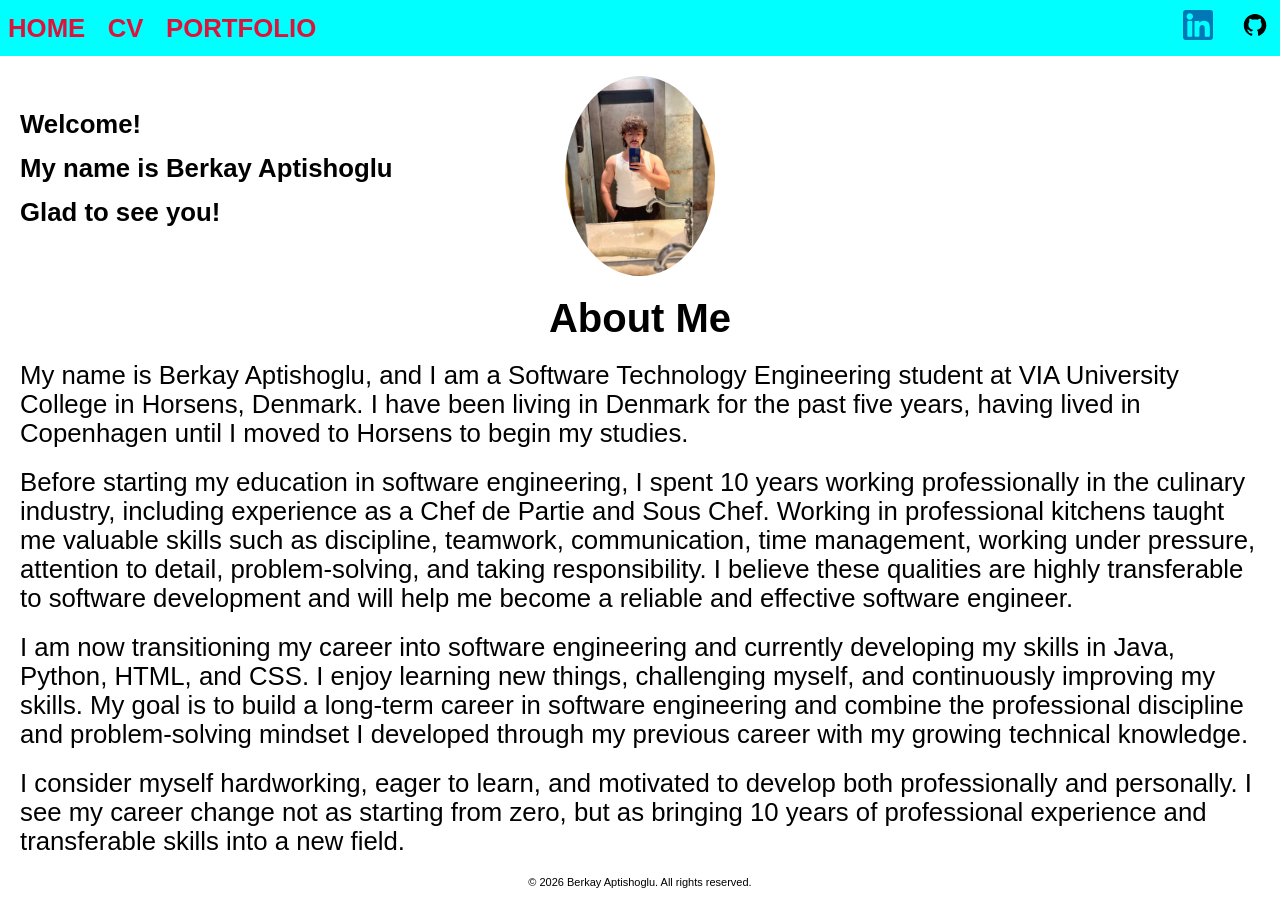
<file: docs/index.html>
<!DOCTYPE html>
<html lang="en">
    <head>
        <meta charset="UTF-8">
        <meta http-equiv="X-UA-Compatible" content="IE=edge">
        <meta name="viewport" content="width=device-width, initial-scale=1.0">
        <title>Assignment 1</title>
        <link rel="stylesheet" href="style.css">
    </head>

    <body>
        <nav class="navbar">
            <!-- Html pages on the left -->
            <div class="nav-left">
                <a href="index.html">HOME</a>
                <a href="cv.html">CV</a>
                <a href="Portfolio.html">PORTFOLIO</a>
            </div>
            <!-- Icons on the right-->
            <div class="nav-right">
                <a href="https://www.linkedin.com/in/berkayaptishoglu" target="_blank" rel="noopener noreferrer">
                    <img src="./images/linkedin-svgrepo-com.svg" alt="linkedin"></a>
                <a href="https://github.com/Baptishoglu" target="_blank" rel="noopener noreferrer"> 
                    <img src="images/GitHub_Invertocat_Black_Clearspace.svg" alt="GitHub"></a>
            </div>
        </nav>

        <header> <!--Welcoming and my photo-->
            <div class="intro">
                <h1>Welcome!</h1>
                <h1>My name is Berkay Aptishoglu</h1>
                <h1>Glad to see you!</h1>
            </div>

            <img src="images/me.jpg" alt="Berkay Aptishoglu" width="150">
        </header>

        <main>
            <section id="about"><!--About me-->
                <h2>About Me</h2>
                <p>My name is Berkay Aptishoglu, and I am a Software Technology Engineering student at VIA University College in Horsens, Denmark. 
                    I have been living in Denmark for the past five years, having lived in Copenhagen until I moved to Horsens to begin my studies.
                </p>

                <p>Before starting my education in software engineering, I spent 10 years working professionally in the culinary industry, 
                    including experience as a Chef de Partie and Sous Chef. Working in professional kitchens taught me valuable skills such as discipline, 
                    teamwork, communication, time management, working under pressure, attention to detail, problem-solving, and taking responsibility. 
                    I believe these qualities are highly transferable to software development and will help me become a reliable and effective software engineer.
                </p>

                <p>I am now transitioning my career into software engineering and currently developing my skills in Java, Python, HTML, and CSS. I enjoy learning 
                    new things, challenging myself, and continuously improving my skills. My goal is to build a long-term career in software engineering and 
                    combine the professional discipline and problem-solving mindset I developed through my previous career with my growing technical knowledge.
                </p>

                <p>I consider myself hardworking, eager to learn, and motivated to develop both professionally and personally. I see my career change not as starting from zero,
                     but as bringing 10 years of professional experience and transferable skills into a new field.
                    </p>
            </section>
        </main>


        <footer>
            <p>© 2026 Berkay Aptishoglu. All rights reserved.</p>
        </footer>        
    </body>
</html>
</file>
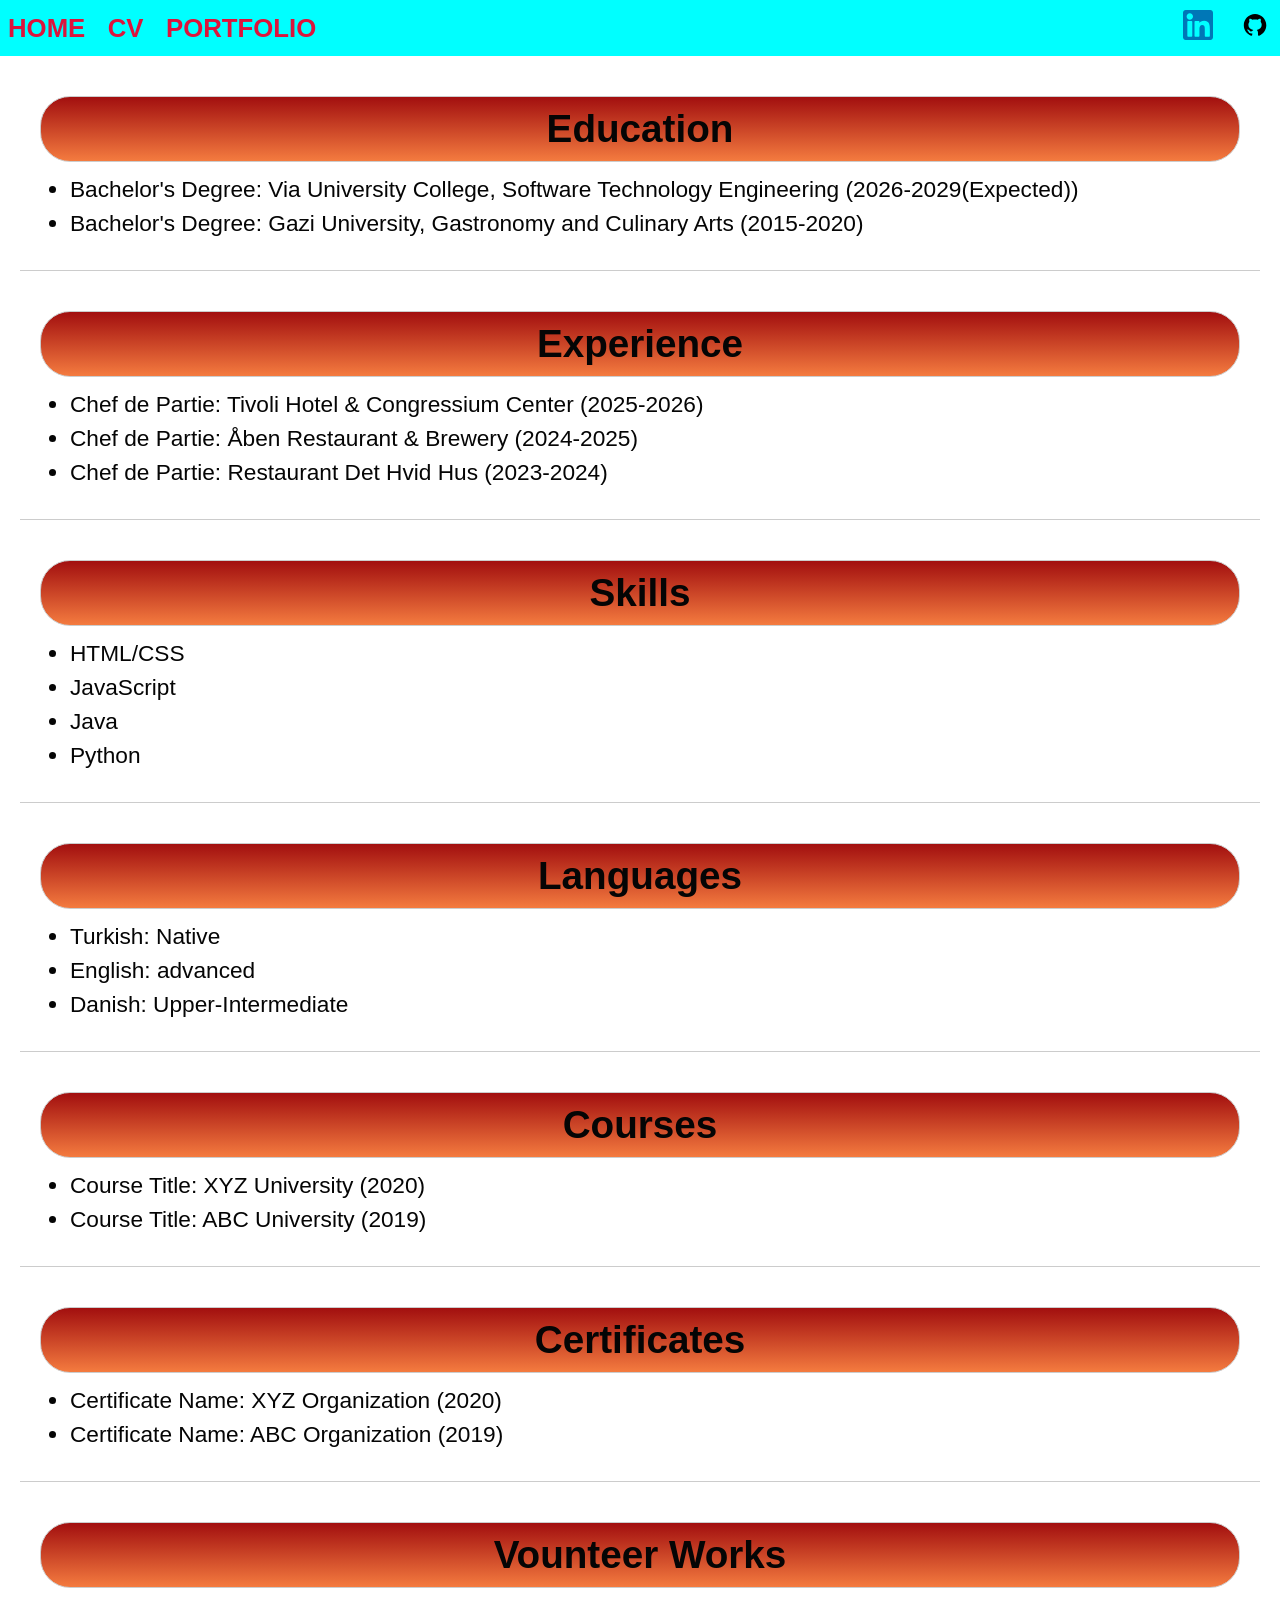
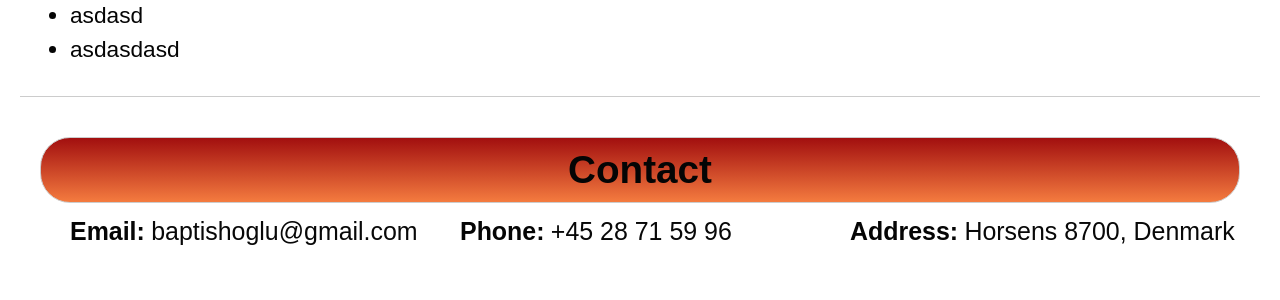
<file: docs/cv.html>
<!DOCTYPE html>
<html lang="en">

    <head>
        <meta charset="utf-8">
        <title>CV</title>
        <link href="style.css" rel="stylesheet" type="text/css">
    </head>
    <body>
        <nav class="navbar">
                <!-- Html pages on the left -->
                <div class="nav-left">
                    <a href="index.html">HOME</a>
                    <a href="cv.html">CV</a>
                    <a href="Portfolio.html">PORTFOLIO</a>
                </div>
                <!--Icons on the right-->
                <div class="nav-right">
                    <a href="#">
                        <img src="./images/linkedin-svgrepo-com.svg" alt="Linkedin"></a>
                    <a href="#">
                        <img src="images/GitHub_Invertocat_Black_Clearspace.svg" alt="GitHub"></a>
                </div>
        </nav>

        <main>
            <section class="CV-section">
                <section>
                    <h2>Education</h2>
                        <ul>
                            <li>Bachelor's Degree: Via University College, Software Technology Engineering (2026-2029(Expected))</li>
                            <li>Bachelor's Degree: Gazi University, Gastronomy and Culinary Arts (2015-2020)</li>
                        </ul>
                </section>
                <section>
                    <h2>Experience</h2>
                        <ul>
                            <li>Chef de Partie: Tivoli Hotel & Congressium Center (2025-2026)</li>
                            <li>Chef de Partie: Åben Restaurant & Brewery (2024-2025)</li>
                            <li>Chef de Partie: Restaurant Det Hvid Hus (2023-2024)</li>
                        </ul>
                </section>
                <section>
                    <h2>Skills</h2>
                        <ul>
                            <li>HTML/CSS</li>
                            <li>JavaScript</li>
                            <li>Java</li>
                            <li>Python</li>
                        </ul>
                </section>
                <section>
                    <h2>Languages</h2>
                        <ul>
                            <li>Turkish: Native</li>
                            <li>English: advanced</li>
                            <li>Danish: Upper-Intermediate</li>
                        </ul>
                </section>
                <section>
                    <h2>Courses</h2>
                        <ul>
                            <li>Course Title: XYZ University (2020)</li>
                            <li>Course Title: ABC University (2019)</li>
                        </ul>
                </section>
                <section>
                    <h2>Certificates</h2>
                        <ul>
                            <li>Certificate Name: XYZ Organization (2020)</li>
                            <li>Certificate Name: ABC Organization (2019)</li>
                        </ul>
                </section>
                <section>
                    <h2>Vounteer Works</h2>
                    <ul>
                        <li>asdasd</li>
                        <li>asdasdasd</li>
                    </ul>
                </section>
                <section>
                    <h2>Contact</h2><!--My contact infos with the links-->
                        <ul id="contact-info">
                            <li id="email"><b>Email:</b> <a href="mailto:baptishoglu@gmail.com">baptishoglu@gmail.com</a></li>
                            <li id="phone"><b>Phone:</b> <a href="tel:+4528715996">+45 28 71 59 96</a></li>
                            <li id="address"><b>Address:</b> <a href="https://maps.app.goo.gl/hBvb6wA522xK7wvM7" target="_blank">Horsens 8700, Denmark</a></li>
                        </ul>
                </section>
            </section>    
        </main>
    </body>
</html>
</file>
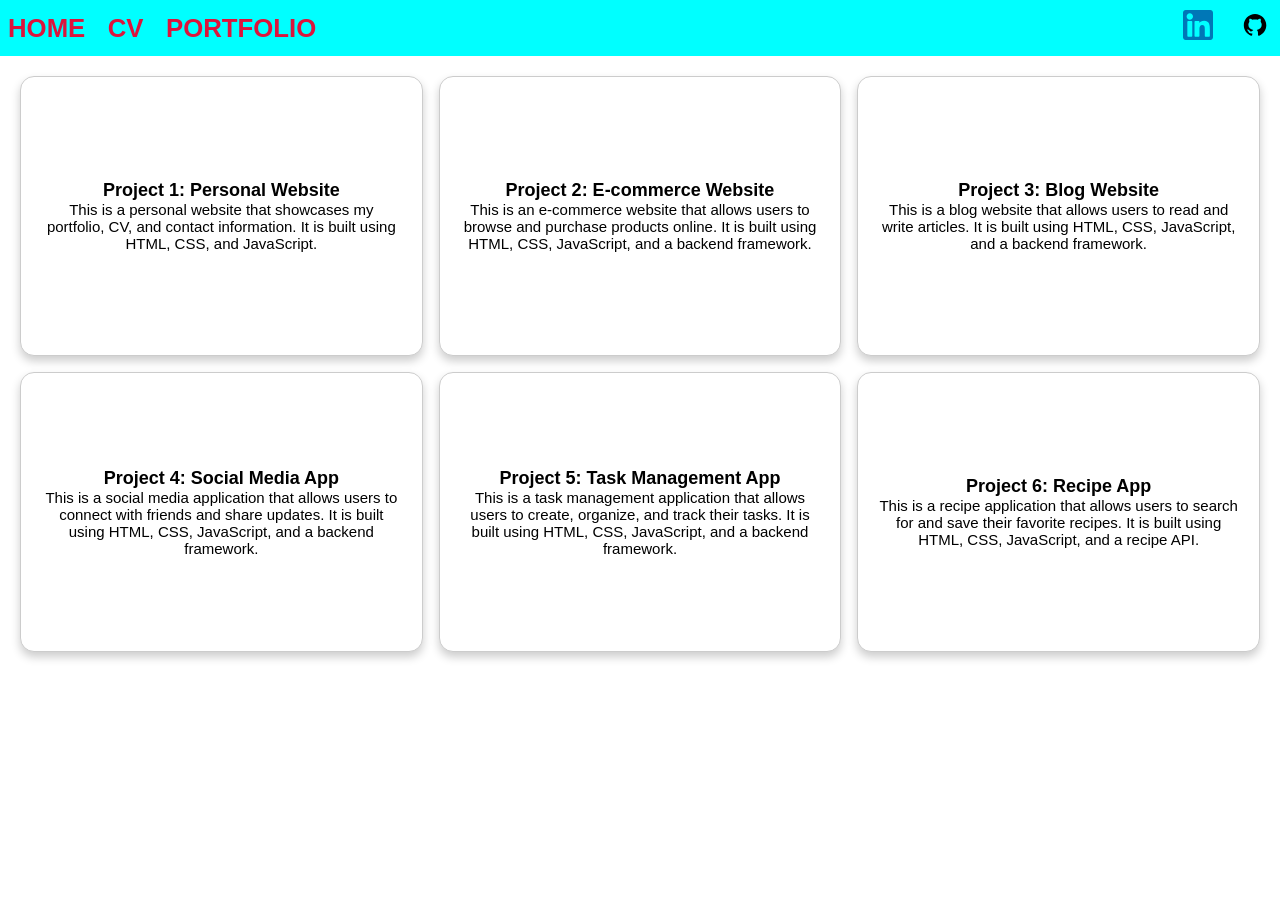
<file: docs/Portfolio.html>
<!DOCTYPE html>
<html lang="en">

    <head>
        <meta charset="utf-8">
        <title>Portfolio</title>
        <link href="style.css" rel="stylesheet" type="text/css">
    </head>

    <body>
        <nav class="navbar">
            <!-- Html pages on the left -->
            <div class="nav-left">
                <a href="index.html">HOME</a>
                <a href="CV.html">CV</a>
                <a href="Portfolio.html">PORTFOLIO</a>
            </div>
            <!--Icons on the right-->
            <div class="nav-right">
                <a href="#">
                    <img src="./images/linkedin-svgrepo-com.svg" alt="Linkedin"></a>
                <a href="#">
                    <img src="images/GitHub_Invertocat_Black_Clearspace.svg" alt="GitHub"></a>
            </div>
        </nav>
        
        <main>                
            <section class="portfolio-section">
                <article class="cards">
                    <div class="card-inner">
                        <div class="card-front">
                            <h2>Project 1: Personal Website</h2>
                            <p>This is a personal website that showcases my portfolio, CV, and contact information. It is built using HTML, CSS, and JavaScript.</p>
                        </div>

                        <div class="card-back">
                            <a href="https://example.com" target="_blank" rel="noopener noreferrer">
                                <img src="images/GitHub_Invertocat_Black_Clearspace.svg" alt="Personal website screenshot">
                            </a>
                        </div>
                    </div>
                </article>
                
                <article class="cards">
                    <div class="card-inner">
                        <div class="card-front">
                            <h2>Project 2: E-commerce Website</h2>
                            <p>This is an e-commerce website that allows users to browse and purchase products online. 
                                It is built using HTML, CSS, JavaScript, and a backend framework.</p>
                        </div>

                        <div class="card-back">
                            <a href="https://example.com" target="_blank" rel="noopener noreferrer">
                                <img src="images/GitHub_Invertocat_Black_Clearspace.svg" alt="Personal website screenshot">
                            </a>
                        </div>
                    </div>
                </article>
                
                <article class="cards">
                    <div class="card-inner">
                        <div class="card-front">
                            <h2>Project 3: Blog Website</h2>
                            <p>This is a blog website that allows users to read and write articles. It is built using HTML, CSS, JavaScript, and a backend framework.</p>
                        </div>

                        <div class="card-back">
                            <a href="https://example.com" target="_blank" rel="noopener noreferrer">
                                <img src="images/GitHub_Invertocat_Black_Clearspace.svg" alt="Personal website screenshot">
                            </a>
                        </div>
                    </div>
                </article>

                <article class="cards">
                    <div class="card-inner">
                        <div class="card-front">
                            <h2>Project 4: Social Media App</h2>
                            <p>This is a social media application that allows users to connect with friends and share updates. 
                                It is built using HTML, CSS, JavaScript, and a backend framework.</p>
                        </div>

                        <div class="card-back">
                            <a href="https://example.com" target="_blank" rel="noopener noreferrer">
                                <img src="images/GitHub_Invertocat_Black_Clearspace.svg" alt="Personal website screenshot">
                            </a>
                        </div>
                    </div>
                </article>

                <article class="cards">
                    <div class="card-inner">
                        <div class="card-front">
                            <h2>Project 5: Task Management App</h2>
                            <p>This is a task management application that allows users to create, organize, and track their tasks. 
                                It is built using HTML, CSS, JavaScript, and a backend framework.</p>
                        </div>

                        <div class="card-back">
                            <a href="https://example.com" target="_blank" rel="noopener noreferrer">
                                <img src="images/GitHub_Invertocat_Black_Clearspace.svg" alt="Personal website screenshot">
                            </a>
                        </div>
                    </div>
                </article>

                <article class="cards">
                    <div class="card-inner">
                        <div class="card-front">
                            <h2>Project 6: Recipe App</h2>
                            <p>This is a recipe application that allows users to search for and save their favorite recipes. It is built using HTML, CSS, JavaScript, and a recipe API.</p>
                        </div>

                        <div class="card-back">
                            <a href="https://example.com" target="_blank" rel="noopener noreferrer">
                                <img src="images/GitHub_Invertocat_Black_Clearspace.svg" alt="Personal website screenshot">
                            </a>
                        </div>
                    </div>
                </article>
            </section>
<!--
            <article class="cards">
                <div class="card-inner">
                    <div class="card-front">
                        <h2>Project 1: Personal Website</h2>
                        <p>My personal portfolio website.</p>
                    </div>

                    <div class="card-back">
                        <a href="https://example.com" target="_blank" rel="noopener noreferrer">
                            <img src="./images/GitHub Logos/SVG/GitHub_Invertocat_Black_Clearspace.svg" alt="Personal website screenshot">
                        </a>
                    </div>
                </div>
            </article>-->
        </main>
    </body>
</html>
</file>
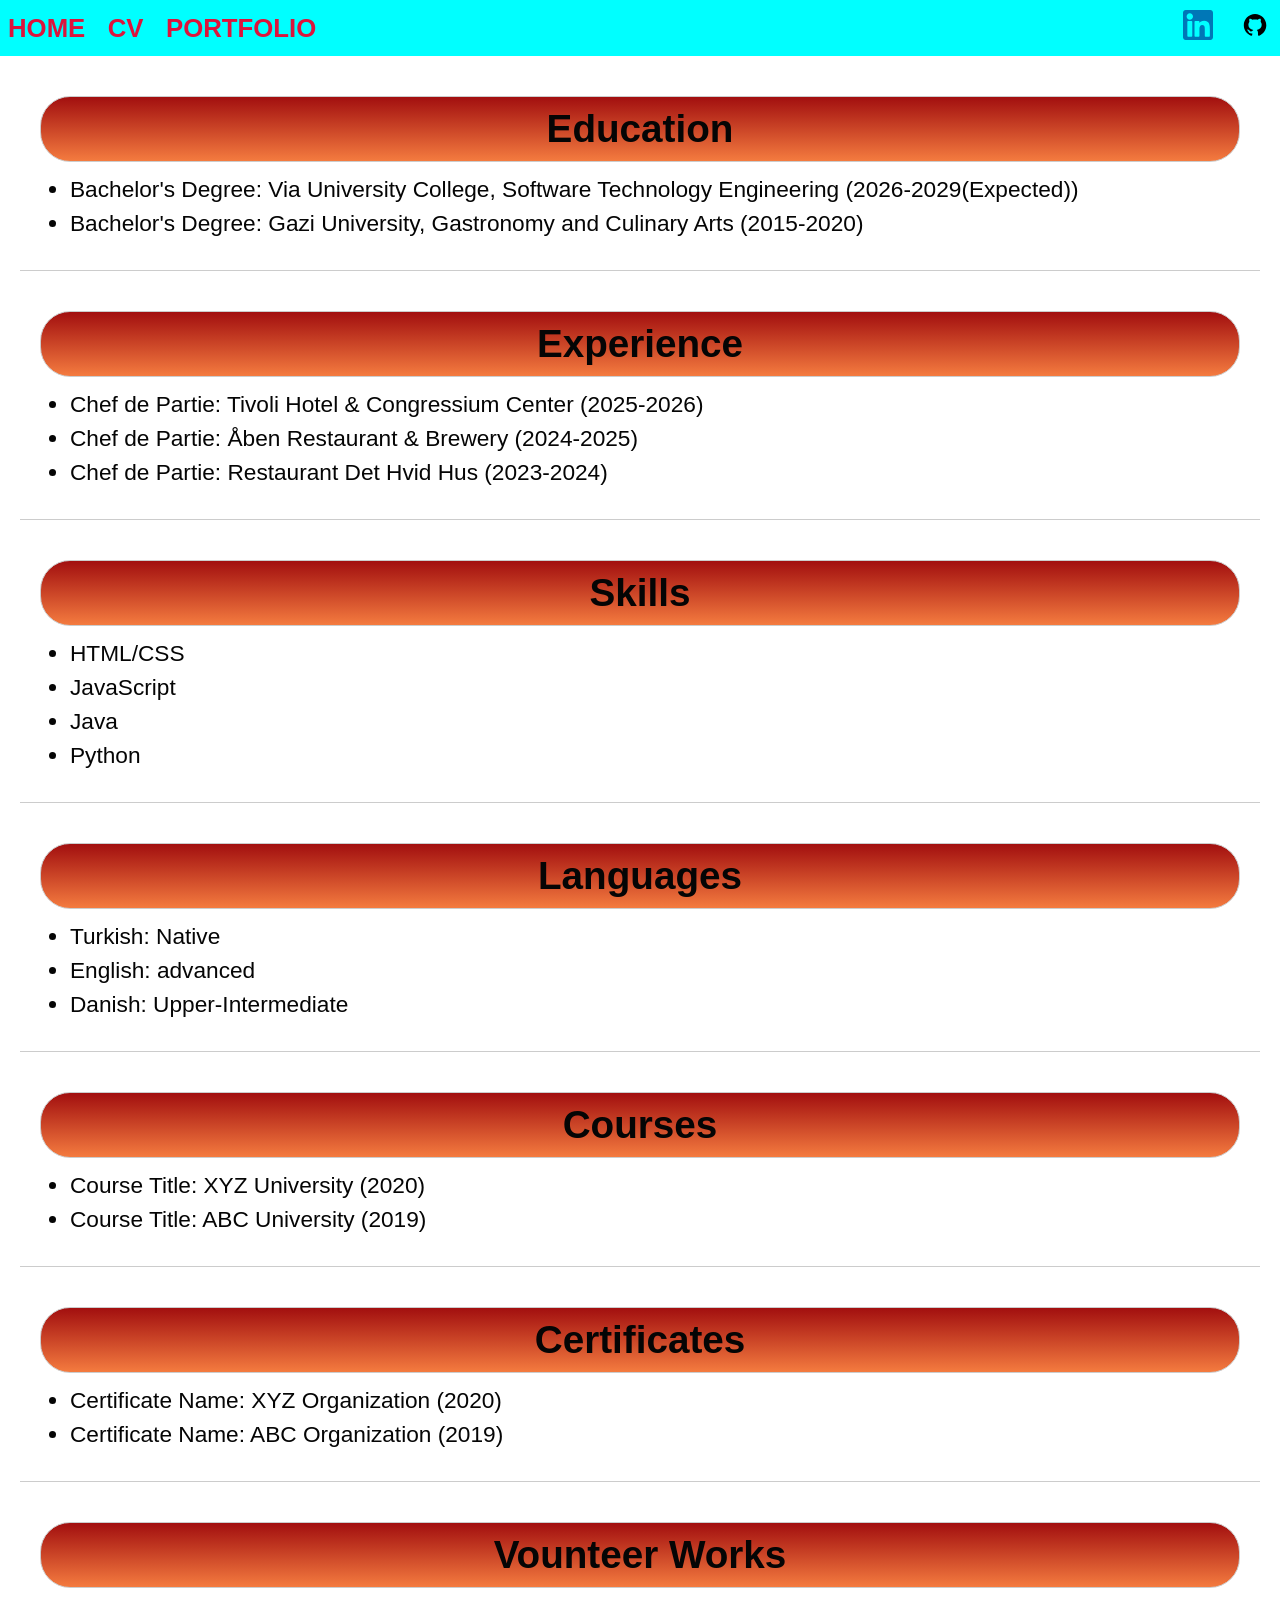
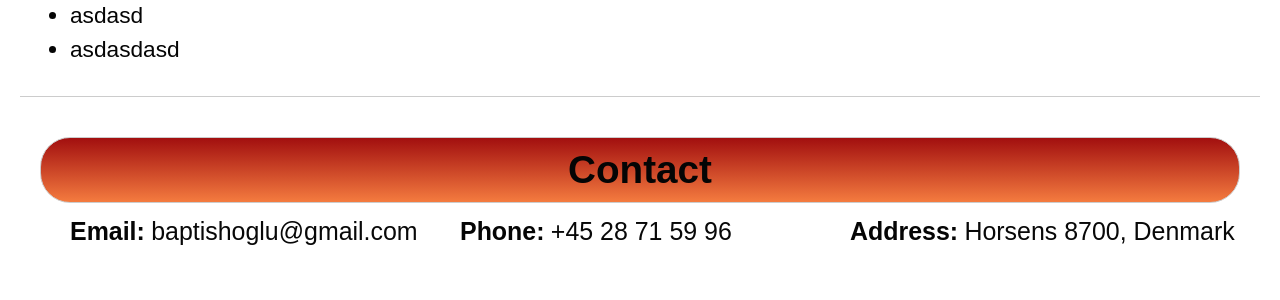
<file: WEB1_ASSIGNMENT/cv.html>
<!DOCTYPE html>
<html lang="en">

    <head>
        <meta charset="utf-8">
        <title>CV</title>
        <link href="style.css" rel="stylesheet" type="text/css">
    </head>
    <body>
        <nav class="navbar">
                <!-- Html pages on the left -->
                <div class="nav-left">
                    <a href="index.html">HOME</a>
                    <a href="cv.html">CV</a>
                    <a href="Portfolio.html">PORTFOLIO</a>
                </div>
                <!--Icons on the right-->
                <div class="nav-right">
                    <a href="https://www.linkedin.com/in/berkayaptishoglu">
                        <img src="./images/linkedin-svgrepo-com.svg" alt="Linkedin"></a>
                    <a href="https://github.com/Baptishoglu">
                        <img src="images/GitHub_Invertocat_Black_Clearspace.svg" alt="GitHub"></a>
                </div>
        </nav>

        <main>
            <section class="CV-section">
                <section>
                    <h2>Education</h2>
                        <ul>
                            <li>Bachelor's Degree: Via University College, Software Technology Engineering (2026-2029(Expected))</li>
                            <li>Bachelor's Degree: Gazi University, Gastronomy and Culinary Arts (2015-2020)</li>
                        </ul>
                </section>
                <section>
                    <h2>Experience</h2>
                        <ul>
                            <li>Chef de Partie: Tivoli Hotel & Congressium Center (2025-2026)</li>
                            <li>Chef de Partie: Åben Restaurant & Brewery (2024-2025)</li>
                            <li>Chef de Partie: Restaurant Det Hvid Hus (2023-2024)</li>
                        </ul>
                </section>
                <section>
                    <h2>Skills</h2>
                        <ul>
                            <li>HTML/CSS</li>
                            <li>JavaScript</li>
                            <li>Java</li>
                            <li>Python</li>
                        </ul>
                </section>
                <section>
                    <h2>Languages</h2>
                        <ul>
                            <li>Turkish: Native</li>
                            <li>English: advanced</li>
                            <li>Danish: Upper-Intermediate</li>
                        </ul>
                </section>
                <section>
                    <h2>Courses</h2>
                        <ul>
                            <li>Course Title: XYZ University (2020)</li>
                            <li>Course Title: ABC University (2019)</li>
                        </ul>
                </section>
                <section>
                    <h2>Certificates</h2>
                        <ul>
                            <li>Certificate Name: XYZ Organization (2020)</li>
                            <li>Certificate Name: ABC Organization (2019)</li>
                        </ul>
                </section>
                <section>
                    <h2>Vounteer Works</h2>
                    <ul>
                        <li>asdasd</li>
                        <li>asdasdasd</li>
                    </ul>
                </section>
                <section>
                    <h2>Contact</h2><!--My contact infos with the links-->
                        <ul id="contact-info">
                            <li id="email"><b>Email:</b> <a href="mailto:baptishoglu@gmail.com">baptishoglu@gmail.com</a></li>
                            <li id="phone"><b>Phone:</b> <a href="tel:+4528715996">+45 28 71 59 96</a></li>
                            <li id="address"><b>Address:</b> <a href="https://maps.app.goo.gl/hBvb6wA522xK7wvM7" target="_blank">Horsens 8700, Denmark</a></li>
                        </ul>
                </section>
            </section>    
        </main>
    </body>
</html>
</file>
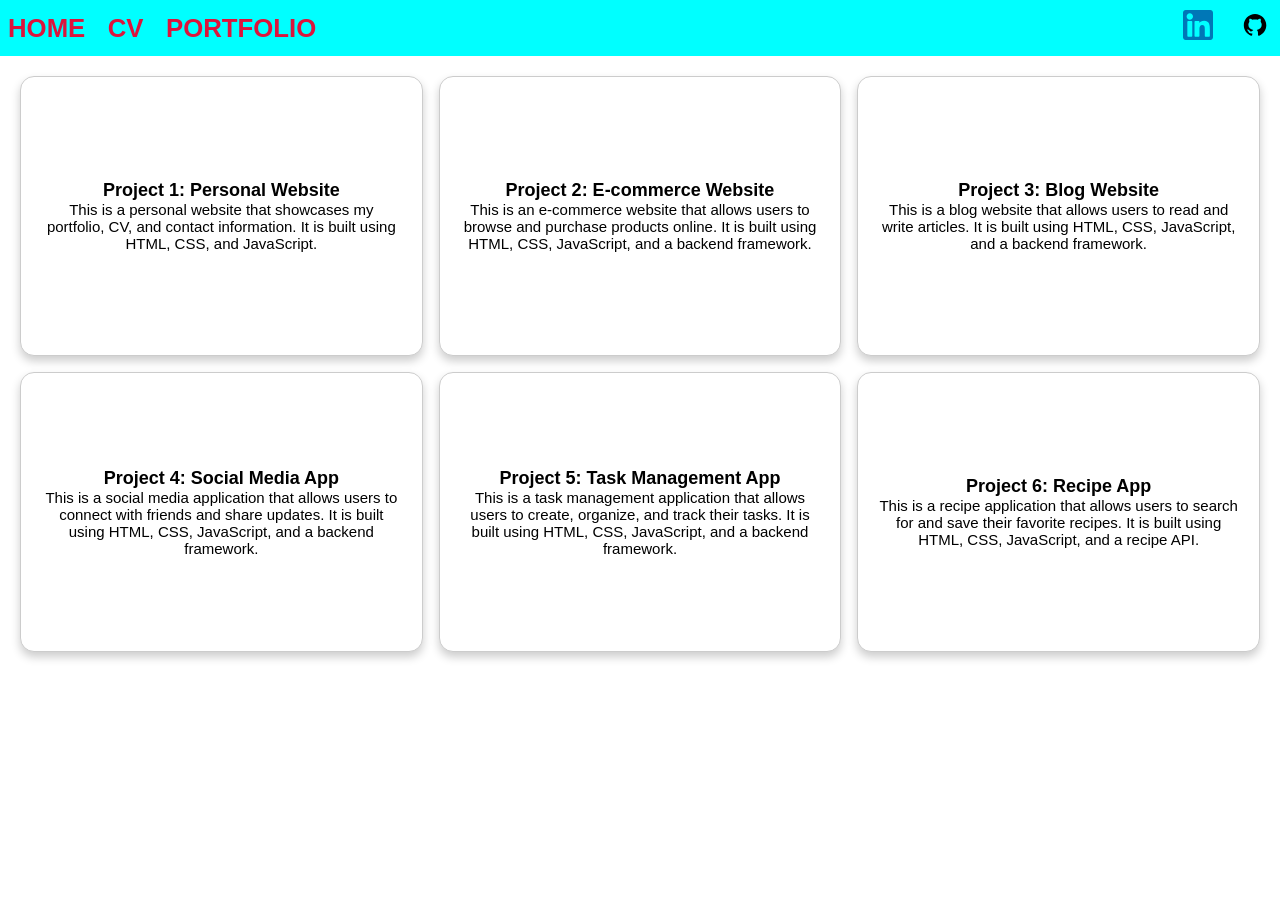
<file: WEB1_ASSIGNMENT/Portfolio.html>
<!DOCTYPE html>
<html lang="en">

    <head>
        <meta charset="utf-8">
        <title>Portfolio</title>
        <link href="style.css" rel="stylesheet" type="text/css">
    </head>

    <body>
        <nav class="navbar">
            <!-- Html pages on the left -->
            <div class="nav-left">
                <a href="index.html">HOME</a>
                <a href="cv.html">CV</a>
                <a href="Portfolio.html">PORTFOLIO</a>
            </div>
            <!--Icons on the right-->
            <div class="nav-right">
                <a href="https://www.linkedin.com/in/berkayaptishoglu">
                    <img src="./images/linkedin-svgrepo-com.svg" alt="Linkedin"></a>
                <a href="https://github.com/Baptishoglu">
                    <img src="images/GitHub_Invertocat_Black_Clearspace.svg" alt="GitHub"></a>
            </div>
        </nav>
        
        <main>                
            <section class="portfolio-section">
                <article class="cards">
                    <div class="card-inner">
                        <div class="card-front">
                            <h2>Project 1: Personal Website</h2>
                            <p>This is a personal website that showcases my portfolio, CV, and contact information. It is built using HTML, CSS, and JavaScript.</p>
                        </div>

                        <div class="card-back">
                            <a href="https://example.com" target="_blank" rel="noopener noreferrer">
                                <img src="images/GitHub_Invertocat_Black_Clearspace.svg" alt="Personal website screenshot">
                            </a>
                        </div>
                    </div>
                </article>
                
                <article class="cards">
                    <div class="card-inner">
                        <div class="card-front">
                            <h2>Project 2: E-commerce Website</h2>
                            <p>This is an e-commerce website that allows users to browse and purchase products online. 
                                It is built using HTML, CSS, JavaScript, and a backend framework.</p>
                        </div>

                        <div class="card-back">
                            <a href="https://example.com" target="_blank" rel="noopener noreferrer">
                                <img src="images/GitHub_Invertocat_Black_Clearspace.svg" alt="Personal website screenshot">
                            </a>
                        </div>
                    </div>
                </article>
                
                <article class="cards">
                    <div class="card-inner">
                        <div class="card-front">
                            <h2>Project 3: Blog Website</h2>
                            <p>This is a blog website that allows users to read and write articles. It is built using HTML, CSS, JavaScript, and a backend framework.</p>
                        </div>

                        <div class="card-back">
                            <a href="https://example.com" target="_blank" rel="noopener noreferrer">
                                <img src="images/GitHub_Invertocat_Black_Clearspace.svg" alt="Personal website screenshot">
                            </a>
                        </div>
                    </div>
                </article>

                <article class="cards">
                    <div class="card-inner">
                        <div class="card-front">
                            <h2>Project 4: Social Media App</h2>
                            <p>This is a social media application that allows users to connect with friends and share updates. 
                                It is built using HTML, CSS, JavaScript, and a backend framework.</p>
                        </div>

                        <div class="card-back">
                            <a href="https://example.com" target="_blank" rel="noopener noreferrer">
                                <img src="images/GitHub_Invertocat_Black_Clearspace.svg" alt="Personal website screenshot">
                            </a>
                        </div>
                    </div>
                </article>

                <article class="cards">
                    <div class="card-inner">
                        <div class="card-front">
                            <h2>Project 5: Task Management App</h2>
                            <p>This is a task management application that allows users to create, organize, and track their tasks. 
                                It is built using HTML, CSS, JavaScript, and a backend framework.</p>
                        </div>

                        <div class="card-back">
                            <a href="https://example.com" target="_blank" rel="noopener noreferrer">
                                <img src="images/GitHub_Invertocat_Black_Clearspace.svg" alt="Personal website screenshot">
                            </a>
                        </div>
                    </div>
                </article>

                <article class="cards">
                    <div class="card-inner">
                        <div class="card-front">
                            <h2>Project 6: Recipe App</h2>
                            <p>This is a recipe application that allows users to search for and save their favorite recipes. It is built using HTML, CSS, JavaScript, and a recipe API.</p>
                        </div>

                        <div class="card-back">
                            <a href="https://example.com" target="_blank" rel="noopener noreferrer">
                                <img src="images/GitHub_Invertocat_Black_Clearspace.svg" alt="Personal website screenshot">
                            </a>
                        </div>
                    </div>
                </article>
            </section>
<!--
            <article class="cards">
                <div class="card-inner">
                    <div class="card-front">
                        <h2>Project 1: Personal Website</h2>
                        <p>My personal portfolio website.</p>
                    </div>

                    <div class="card-back">
                        <a href="https://example.com" target="_blank" rel="noopener noreferrer">
                            <img src="./images/GitHub Logos/SVG/GitHub_Invertocat_Black_Clearspace.svg" alt="Personal website screenshot">
                        </a>
                    </div>
                </div>
            </article>-->
        </main>
    </body>
</html>
</file>
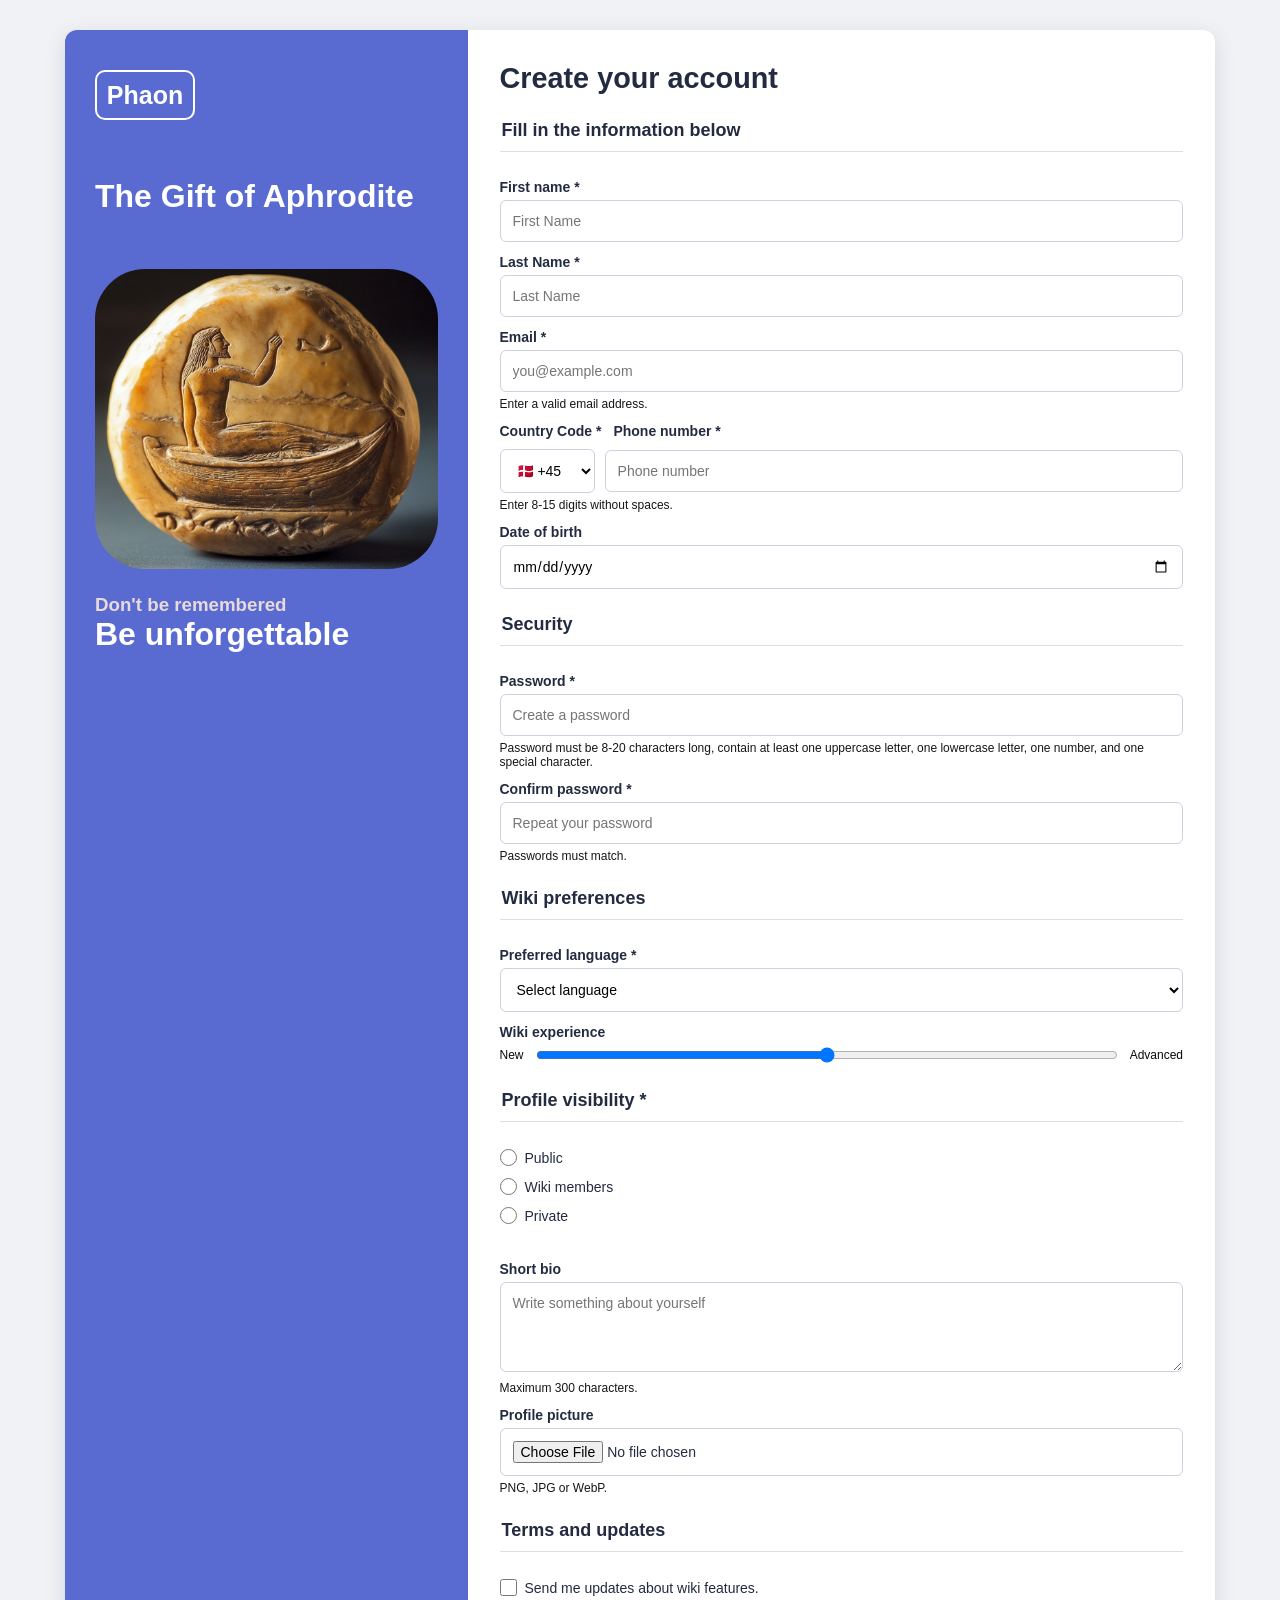
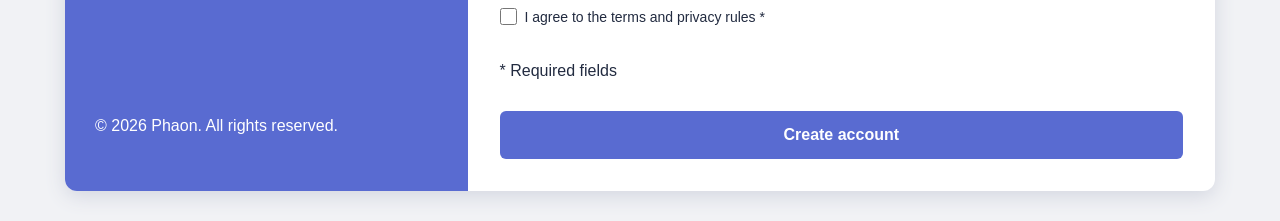
<file: Group_Assignment/Registration/registration.html>
<!DOCTYPE html>
<html lang="en">
<head>
    <meta charset="UTF-8">
    <meta name="viewport" content="width=device-width, initial-scale=1.0">
    <title>Phaon - Register</title>
    <link rel="stylesheet" href="reg_style.css">
</head>

<body>
    <main>
        <div class="container">

            <div class="left">
                <div class="logo">Phaon</div>

                <h1>The Gift of Aphrodite</h1>

                <img src="../image/Phaon.png" alt="Phaon" class="phaon-image" width="300" height="300">

                <h3>Don't be remembered <br> <span><strong>Be unforgettable</strong></span></h3>

                <footer>
                    <p>&copy; 2026 Phaon. All rights reserved.</p>
                </footer>
            </div>

            <div class="right">

                <h2>Create your account</h2>
                <p></p>

                <form action="/register" method="post" enctype="multipart/form-data">

                    <fieldset>
                        <legend>Fill in the information below</legend>

                        <label for="first-name">First name *</label>
                        <input type="text" id="first-name" name="first_name"
                            placeholder="First Name" minlength="3"
                            maxlength="80" required>
                        

                        <label for="last-name">Last Name *</label>
                        <input type="text" id="last-name" name="last_name"
                            placeholder="Last Name" minlength="3"
                            maxlength="80" required>

                        <label for="email">Email *</label>
                        <input type="email" id="email" name="email"
                            placeholder="you@example.com" required autocomplete="email" aria-describedby="emailHelp">
                        <small id="emailHelp">Enter a valid email address.</small>
                        
                        
                        
                        <section class="phone-section">
                            <label for="countryCode">Country Code *</label>
                            <label for="phone">Phone number *</label>
                        </section>

                        <div class="phone-input">
                            
                            <select name="countryCode" id="countryCode">
                                <option value="+45">🇩🇰 +45</option>
                                <option value="+46">🇸🇪 +46</option>
                                <option value="+90">🇹🇷 +90</option>
                                <option value="+49">🇩🇪 +49</option>
                                <option value="+44">🇬🇧 +44</option>
                            </select>
                            
                            
                            <input
                                type="tel"
                                id="phone"
                                name="phone"
                                placeholder="Phone number"
                                autocomplete="tel-national"
                                required
                                aria-describedby="phoneHelp">
                        </div>
                        <small id="phoneHelp">Enter 8-15 digits without spaces.</small>
                        

                        <label for="birth-date">Date of birth</label>
                        <input type="date" id="birth-date" name="birth_date">
                    </fieldset>


                    <fieldset>
                        <legend>Security</legend>

                        <label for="password">Password *</label>
                        <input type="password" id="password" name="password"
                            placeholder="Create a password"
                            required
                            pattern="(?=.*[a-z])(?=.*[A-Z])(?=.*[0-9])(?=.*[!@#$%^&*]).{8,20}"
                            aria-describedby="passwordHelp">
                        <small id="passwordHelp">Password must be 8-20 characters long, contain at least one uppercase letter, one lowercase letter, one number, and one special character.</small>

                        <label for="confirm-password">Confirm password *</label>
                        <input type="password" id="confirm-password"
                            name="confirm_password"
                            placeholder="Repeat your password"
                            required 
                            pattern="(?=.*[a-z])(?=.*[A-Z])(?=.*[0-9])(?=.*[!@#$%^&*]).{8,20}"
                            aria-describedby="confirmPasswordHelp">
                        <small id="confirmPasswordHelp">Passwords must match.</small>
                    </fieldset>


                    <fieldset>
                        <legend>Wiki preferences</legend>

                        <label for="language">Preferred language *</label>
                        <select id="language" name="language" required>
                            <option value="">Select language</option>
                            <option value="en">English</option>
                            <option value="da">Danish</option>
                            <option value="uk">Ukrainian</option>
                            <option value="de">German</option>
                            <option value="es">Spanish</option>
                        </select>

                        <label for="knowledge-level">Wiki experience</label>
                        <div class="range">
                            <span>New</span>
                            <input type="range" id="knowledge-level"
                                name="knowledge_level"
                                min="1" max="5" value="3">
                            <span>Advanced</span>
                        </div>

                        <fieldset>
                            <legend >Profile visibility *</legend>

                            <label><input type="radio" name="visibility" value="public" required> Public</label>
                            <label><input type="radio" name="visibility" value="members"> Wiki members</label>
                            <label><input type="radio" name="visibility" value="private"> Private</label>
                        </fieldset>

                        <label for="bio">Short bio</label>
                        <textarea id="bio" name="bio" rows="4"
                                maxlength="300"
                                placeholder="Write something about yourself"
                                aria-describedby="bioHelp"></textarea>
                        <small id="bioHelp">Maximum 300 characters.</small>

                        <label for="avatar">Profile picture</label>
                        <input type="file" id="avatar" name="avatar"
                            accept=".png,.jpg,.jpeg,.webp">
                        <small>PNG, JPG or WebP.</small>
                    </fieldset>


                    <fieldset>
                        <legend>Terms and updates</legend>

                        <label>
                            <input type="checkbox" name="updates" value="yes">
                            Send me updates about wiki features.
                        </label>

                        <label>
                            <input type="checkbox" name="terms"
                                value="accepted" required>
                            I agree to the terms and privacy rules *
                        </label>
                    </fieldset>


                    <p>* Required fields</p>

                    <button type="submit">Create account</button>

                </form>
            </div>
        </div>
    </main>
</body>

</html>
</file>
<file: docs/style.css>
* {
  font-size: 1.1em;
  margin: 0;
  padding: 0;
  box-sizing: border-box;
  font-family: 'Segoe UI', Tahoma, Geneva, Verdana, sans-serif;
}
/* I divide the header part to 3 columns.*/
header {
  display: grid;
  grid-template-columns: 1fr 1fr 1fr;
  align-items: center;
  padding: 20px;
}
/* Placed the intro class in the first grid and aligns the text to the left.*/
.intro {
  grid-column: 1;
  text-align: left;
}
/* Placed the img in the middle column. Centered it and made it round(ish) :) */
header img {
  grid-column: 2;
  justify-self: center;
  width: 150px;
  height: auto;
  border-radius: 50%;
}
/* Create some space at the bottom*/
.intro h1 {
  margin-bottom: 15px;
}

.nav-right img {
  width: 30px;
  height: 30px;
  margin: 10px;
}
/* I placed them two ends and made the navbar sticky. So its going to stay on the screen even when we scrool all the way down.*/
.navbar {
  display: flex;
  justify-content: space-between;
  background-color: rgb(0, 255, 255);
  align-items: center;
  height: 100%;
  font-weight: bold;
  position: sticky;
  top: 0;
  z-index: 1000;
}
/* Added some hover effect here. When we hover on them, the background color is gonna change but not immediately*/
.nav-left a {
  display: inline-block;
  box-sizing: border-box;
  padding: 8px;
  color: crimson;
  text-decoration: none;
  transform-origin: center;
  transition: background-color 0.3s ease, transform 0.3s ease;
}

.nav-left a:hover {
  background-color: rgb(247, 245, 243);
  transform: scale(1.1); /*Enlarges the element by 10%.*/
}

#about h2 {
  text-align: center;
  font-size: 40px;
}

#about p {
  text-align: left;
  margin: 20px;
}

footer {
  font-size: 10px;
  text-align: center;
}

/* CV.html*/
/* Added a bottom-line for the chapters*/ 
.CV-section > section {
  margin: 20px;
  padding: 20px;
  border-bottom: 1px solid #ccc;
  color: rgb(5, 5, 5);
}
/* But not for the last one*/
.CV-section > section:last-child {
  border-bottom: none;
}
/* Fonts are bigger now.*/
.CV-section h2 {
  font-size: 150%;
  margin-bottom: 10px;
  padding: 10px;
  border: 1px solid #ccc;
  border-radius: 30px;
  text-align: center;
  background: linear-gradient(to top, #f47b3f, #a20f0f);
}
.CV-section ul {
  font-size: 80%;
  margin-bottom: 10px;
  line-height: 1.5;/* help to read easily*/
  padding-left: 30px;
}
/* divided it 3 columns and remove the bullet points*/
#contact-info{
  display: grid;
  grid-template-columns: 1fr 1fr 1fr;
  align-items: center;
  justify-items: flex-start;
  list-style-type: none;
}

#contact-info li  a{
  text-decoration: none;
  color: rgb(8, 8, 8);
}



/* Portfolio page styles
---This part is the first try and didnt satisfied. But I wanna keep it here because I am going to play with it later.---
.portfolio-section {
  box-sizing: border-box;
  padding: 10px;
  margin: 10px;
} 

.portfolio-section {
  display: grid;
  grid-template-columns: 1fr 1fr 1fr;
  gap: 10px;
  padding: 10px;
  margin: 10px;
}

.portfolio-section h2 {
  font-size: 18px;
}

.portfolio-section p {
  font-size: 15px;
}

.cards {
  display: flex;
  flex-direction: column;
  gap: 10px;
  min-width: 0;
  border: 1px solid #ccc;
  box-shadow: 0 5px 5px 2px rgba(0, 0, 0, 0.5);
  border-radius: 14px;
  padding-bottom: 90px;
}

.cards span, .cards h2, .cards p {
  text-align: center;
  padding: 10px;
}


@media screen and (max-width: 1024px) {
  .portfolio-section {
    grid-template-columns: 1fr 1fr;
  }  
}

@media screen and (max-width:768px) {
  .portfolio-section {
    grid-template-columns: 1fr;
}
  
}*/

/* Portfolio page */

.portfolio-section {
  display: grid;
  grid-template-columns: 1fr 1fr 1fr;
  gap: 16px;
  padding: 10px;
  margin: 10px;
  box-sizing: border-box;
}

.portfolio-section h2 {
  font-size: 18px;
}

.portfolio-section p {
  font-size: 15px;
}

.cards {
  height: 280px;
  min-width: 0;
  perspective: 1000px;
}

.card-inner {
  display: grid;
  width: 100%;
  height: 100%;
  transform-style: preserve-3d;
  transition: transform 0.6s ease;
}

.cards:hover .card-inner {
  transform: rotateY(180deg);
}

.card-front,
.card-back {
  grid-area: 1 / 1;/* Put them at the exact same spot*/
  display: flex;
  flex-direction: column;
  justify-content: center;
  align-items: center;
  padding: 20px;
  border: 1px solid #ccc;
  border-radius: 14px;
  background-color: white;
  box-shadow: 0 5px 10px rgba(0, 0, 0, 0.2);
  backface-visibility: hidden;
}

.card-front h2,
.card-front p {
  text-align: center;
}

.card-back {/*Flip the card first. Then flip it with hover again.*/
  transform: rotateY(180deg);
}

.card-back a {
  display: flex;
  width: 100%;
  height: 100%;
  justify-content: center;
  align-items: center;
}

.card-back img {
  max-width: 80%;
  max-height: 80%;
  object-fit: contain;
}

/* 2 columns */
@media screen and (max-width: 1024px) {
  .portfolio-section {
    grid-template-columns: 1fr 1fr;
  }
}

/* 1 column */
@media screen and (max-width: 768px) {
  .portfolio-section {
    grid-template-columns: 1fr;
  }
}
</file>
<file: WEB1_ASSIGNMENT/style.css>
* {
  font-size: 1.1em;
  margin: 0;
  padding: 0;
  box-sizing: border-box;
  font-family: 'Segoe UI', Tahoma, Geneva, Verdana, sans-serif;
}
/* I divide the header part to 3 columns.*/
header {
  display: grid;
  grid-template-columns: 1fr 1fr 1fr;
  align-items: center;
  padding: 20px;
}
/* Placed the intro class in the first grid and aligns the text to the left.*/
.intro {
  grid-column: 1;
  text-align: left;
}
/* Placed the img in the middle column. Centered it and made it round(ish) :) */
header img {
  grid-column: 2;
  justify-self: center;
  width: 150px;
  height: auto;
  border-radius: 50%;
}
/* Create some space at the bottom*/
.intro h1 {
  margin-bottom: 15px;
}

.nav-right img {
  width: 30px;
  height: 30px;
  margin: 10px;
}
/* I placed them two ends and made the navbar sticky. So its going to stay on the screen even when we scrool all the way down.*/
.navbar {
  display: flex;
  justify-content: space-between;
  background-color: rgb(0, 255, 255);
  align-items: center;
  height: 100%;
  font-weight: bold;
  position: sticky;
  top: 0;
  z-index: 1000;
}
/* Added some hover effect here. When we hover on them, the background color is gonna change but not immediately*/
.nav-left a {
  display: inline-block;
  box-sizing: border-box;
  padding: 8px;
  color: crimson;
  text-decoration: none;
  transform-origin: center;
  transition: background-color 0.3s ease, transform 0.3s ease;
}

.nav-left a:hover {
  background-color: rgb(247, 245, 243);
  transform: scale(1.1); /*Enlarges the element by 10%.*/
}

#about h2 {
  text-align: center;
  font-size: 40px;
}

#about p {
  text-align: left;
  margin: 20px;
}

footer {
  font-size: 10px;
  text-align: center;
}

/* CV.html*/
/* Added a bottom-line for the chapters*/ 
.CV-section > section {
  margin: 20px;
  padding: 20px;
  border-bottom: 1px solid #ccc;
  color: rgb(5, 5, 5);
}
/* But not for the last one*/
.CV-section > section:last-child {
  border-bottom: none;
}
/* Fonts are bigger now.*/
.CV-section h2 {
  font-size: 150%;
  margin-bottom: 10px;
  padding: 10px;
  border: 1px solid #ccc;
  border-radius: 30px;
  text-align: center;
  background: linear-gradient(to top, #f47b3f, #a20f0f);
}
.CV-section ul {
  font-size: 80%;
  margin-bottom: 10px;
  line-height: 1.5;/* help to read easily*/
  padding-left: 30px;
}
/* divided it 3 columns and remove the bullet points*/
#contact-info{
  display: grid;
  grid-template-columns: 1fr 1fr 1fr;
  align-items: center;
  justify-items: flex-start;
  list-style-type: none;
}

#contact-info li  a{
  text-decoration: none;
  color: rgb(8, 8, 8);
}



/* Portfolio page styles
---This part is the first try and didnt satisfied. But I wanna keep it here because I am going to play with it later.---
.portfolio-section {
  box-sizing: border-box;
  padding: 10px;
  margin: 10px;
} 

.portfolio-section {
  display: grid;
  grid-template-columns: 1fr 1fr 1fr;
  gap: 10px;
  padding: 10px;
  margin: 10px;
}

.portfolio-section h2 {
  font-size: 18px;
}

.portfolio-section p {
  font-size: 15px;
}

.cards {
  display: flex;
  flex-direction: column;
  gap: 10px;
  min-width: 0;
  border: 1px solid #ccc;
  box-shadow: 0 5px 5px 2px rgba(0, 0, 0, 0.5);
  border-radius: 14px;
  padding-bottom: 90px;
}

.cards span, .cards h2, .cards p {
  text-align: center;
  padding: 10px;
}


@media screen and (max-width: 1024px) {
  .portfolio-section {
    grid-template-columns: 1fr 1fr;
  }  
}

@media screen and (max-width:768px) {
  .portfolio-section {
    grid-template-columns: 1fr;
}
  
}*/

/* Portfolio page */

.portfolio-section {
  display: grid;
  grid-template-columns: 1fr 1fr 1fr;
  gap: 16px;
  padding: 10px;
  margin: 10px;
  box-sizing: border-box;
}

.portfolio-section h2 {
  font-size: 18px;
}

.portfolio-section p {
  font-size: 15px;
}

.cards {
  height: 280px;
  min-width: 0;
  perspective: 1000px;
}

.card-inner {
  display: grid;
  width: 100%;
  height: 100%;
  transform-style: preserve-3d;
  transition: transform 0.6s ease;
}

.cards:hover .card-inner {
  transform: rotateY(180deg);
}

.card-front,
.card-back {
  grid-area: 1 / 1;/* Put them at the exact same spot*/
  display: flex;
  flex-direction: column;
  justify-content: center;
  align-items: center;
  padding: 20px;
  border: 1px solid #ccc;
  border-radius: 14px;
  background-color: white;
  box-shadow: 0 5px 10px rgba(0, 0, 0, 0.2);
  backface-visibility: hidden;
}

.card-front h2,
.card-front p {
  text-align: center;
}

.card-back {/*Flip the card first. Then flip it with hover again.*/
  transform: rotateY(180deg);
}

.card-back a {
  display: flex;
  width: 100%;
  height: 100%;
  justify-content: center;
  align-items: center;
}

.card-back img {
  max-width: 80%;
  max-height: 80%;
  object-fit: contain;
}

/* 2 columns */
@media screen and (max-width: 1024px) {
  .portfolio-section {
    grid-template-columns: 1fr 1fr;
  }
}

/* 1 column */
@media screen and (max-width: 768px) {
  .portfolio-section {
    grid-template-columns: 1fr;
  }
}
</file>
<file: Group_Assignment/Registration/reg_style.css>
body {
    margin: 0;
    font-family: Arial, sans-serif;
    background: #eeeff3ce;
    color: #222b40;
}

* {
    box-sizing: border-box;
}

.container {
    width: 90%;
    max-width: 1150px;
    margin: 30px auto;
    display: grid;
    grid-template-columns: 35% 65%;
    background: white;
    box-shadow: 0 5px 20px #d3d6e0;
    border-radius: 12px;
    overflow: hidden;
}

/* left side */

.left {
    display: flex;
    flex-direction: column;
    background: #596bd1;
    color: white;
    padding: 40px 30px;
}

.logo {
    width: 100px;
    height: 50px;
    border: 2px solid white;
    border-radius: 10px;
    text-align: center;
    line-height: 46px;
    font-size: 25px;
    font-weight: bold;
    margin-bottom: 35px;
}

.left h1 {
    font-size: 32px;
    line-height: 1.3;
}

.left img {
    width: 100%;
    margin-top: 30px;
    border-radius: 50px;
}

.left h3 {
    display: block;
    margin-top: 25px;
    color: #e8dada;
}

.left span {
    color: #ffffff;
    width: 100%;
    font-size: 32px;   
}

.left footer {
    margin-top: auto;
}


/* right side */

.right {
    padding: 2rem;
}

.right h2 {
    font-size: 1.8rem;
    margin-top: 0;
    margin-bottom: 10px;
}

.right > p {
    color: #777;
}

fieldset {
    border: none;
    padding: 0;
    margin: 25px 0;
}

legend {
    font-size: 18px;
    font-weight: bold;
    border-bottom: 1px solid #ddd;
    width: 100%;
    padding-bottom: 10px;
    margin-bottom: 15px;

}

label {
    display: block;
    margin-top: 12px;
    margin-bottom: 5px;
    font-size: 14px;
    font-weight: bold;
}

.phone-section {
    display: flex;
    gap: 12px;
    align-items: center;
    margin-bottom: 5px;
}

.phone-input {
    display: flex;
    gap: 10px;
    align-items: center;
}

.phone-input select {
    flex: 1;
    width: 0;
}
.phone-input input {
    flex: 8;
    width: 0;
}

input[type="text"],
input[type="email"],
input[type="tel"],
input[type="password"],
input[type="date"],
input[type="file"],
select,
textarea {
    width: 100%;
    padding: 12px;
    border: 1px solid #ccd1dd;
    border-radius: 6px;
    background: white;
    font-family: Arial, sans-serif;
    font-size: 14px;
}

input:focus,
select:focus,
textarea:focus {
    outline: 2px solid #c5ccff;
    border-color: #596bd1;
}

input:focus-visible,
button:focus-visible
textarea:focus-visible
select:focus-visible {
  outline: 3px solid #173ea5;
  outline-offset: 3px;
}

textarea {
    resize: vertical;
}

small {
    display: block;
    color: #161616;
    font-size: 12px;
    margin-top: 5px;
}

/* range */

.range {
    display: flex;
    align-items: center;
    gap: 10px;
    font-size: 12px;
    color: #666;
}

.range input {
    width: 100%;
}   

.range span {
    color: #0a0a0a;
}
/* radio and checkbox */

input[type="radio"],
input[type="checkbox"] {
    accent-color: #596bd1;
}

.right label:has(input[type="radio"]),
.right label:has(input[type="checkbox"]) {
    display: flex;
    align-items: center;
    gap: 8px;
    font-weight: normal;
    margin: 12px 0;
}

.right label input[type="radio"],
.right label input[type="checkbox"] {
    width: 17px;
    height: 17px;
    margin: 0;
}

/* button */

button {
    width: 100%;
    padding: 15px;
    background: #596bd1;
    color: white;
    border: none;
    border-radius: 6px;
    font-size: 16px;
    font-weight: bold;
    cursor: pointer;
    margin-top: 15px;
}

button:hover {
    background: #4053b8;
}

/* phone screen */

@media (max-width: 800px) {
    .container {
        grid-template-columns: 1fr;
        width: 95%;
        margin: 15px auto;
    }

    .left {
        padding: 25px;
    }

    .left h1 {
        font-size: 30px;
    }

    .right {
        padding: 25px;
    }

    .right h2 {
        font-size: 25px;
    }
}

@media (max-width: 400px) {
    .left,
    .right {
        padding: 18px;
    }

    .left h1 {
        font-size: 26px;
    }
}
</file>
